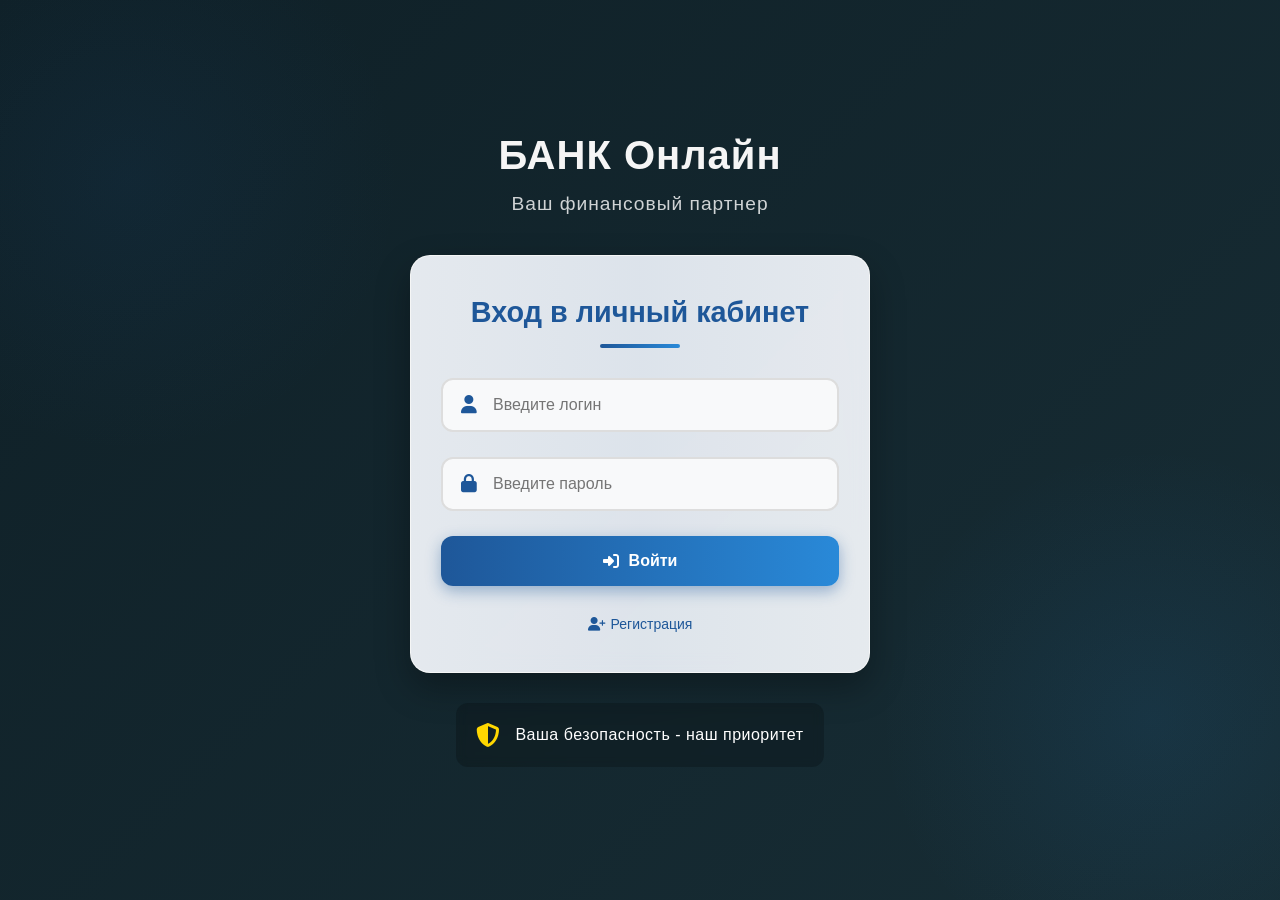
<file: templates_for_project/index.html>
<!DOCTYPE html>
<html lang="ru">
<head>
    <meta charset="UTF-8">
    <meta name="viewport" content="width=device-width, initial-scale=1.0">
    <title>Банк Онлайн | Вход</title>
    <link rel="stylesheet" href="deps/css/style_main.css">
    <link rel="stylesheet" href="https://cdnjs.cloudflare.com/ajax/libs/font-awesome/6.4.0/css/all.min.css">
</head>
<body>
    <div class="full-page-container">
        <div class="background-overlay"></div>
        
        <div class="content-wrapper">
            <div class="logo-section">
                <div class="logo">
                    <h1>БАНК Онлайн</h1>
                </div>
                <p>Ваш финансовый партнер</p>
            </div>
            
            <div class="login-container">
                <div class="login-box">
                    <h2>Вход в личный кабинет</h2>
                    <form>
                        <div class="input-group">
                            <i class="fas fa-user"></i>
                            <input type="text" id="username" name="username" placeholder="Введите логин" required>
                        </div>
                        <div class="input-group">
                            <i class="fas fa-lock"></i>
                            <input type="password" id="password" name="password" placeholder="Введите пароль" required>
                        </div>
                        <button type="submit" class="login-btn">
                            <i class="fas fa-sign-in-alt"></i> Войти
                        </button>
                    </form>
                    <div class="additional-links">
                        <a href="http://127.0.0.1:5500/registr/registration.html"><i class="fas fa-user-plus"></i> Регистрация</a>
                    </div>
                </div>
            </div>
            
            <div class="security-info">
                <i class="fas fa-shield-alt"></i>
                <p>Ваша безопасность - наш приоритет</p>
            </div>
        </div>
    </div>
</body>
</html>
</file>
<file: templates_for_project/deps/css/style_main.css>
* {
    margin: 0;
    padding: 0;
    box-sizing: border-box;
    font-family: 'Segoe UI', Tahoma, Geneva, Verdana, sans-serif;
}

body {
    height: 100vh;
    overflow: hidden;
    position: relative;
}

.full-page-container {
    width: 100%;
    height: 100vh;
    position: relative;
    display: flex;
    flex-direction: column;
    justify-content: center;
    align-items: center;
    background: linear-gradient(135deg, #0f2027, #203a43, #2c5364);
    background-size: 400% 400%;
    animation: gradientBG 15s ease infinite;
}

.background-overlay {
    position: absolute;
    top: 0;
    left: 0;
    width: 100%;
    height: 100%;
    background: 
        radial-gradient(circle at 10% 20%, rgba(30, 87, 153, 0.1) 0%, transparent 20%),
        radial-gradient(circle at 90% 80%, rgba(41, 137, 216, 0.1) 0%, transparent 20%);
    z-index: 0;
}

.content-wrapper {
    position: relative;
    z-index: 1;
    width: 100%;
    max-width: 500px;
    padding: 20px;
    display: flex;
    flex-direction: column;
    align-items: center;
    justify-content: center;
    min-height: 70vh;
}

.logo-section {
    text-align: center;
    margin-bottom: 40px;
    animation: fadeInUp 1s ease-out;
}

.logo {
    display: flex;
    align-items: center;
    justify-content: center;
    gap: 15px;
    margin-bottom: 15px;
}

.logo h1 {
    font-size: 2.5rem;
    font-weight: 700;
    letter-spacing: 1px;
    background-color: whitesmoke;
    -webkit-background-clip: text;
    -webkit-text-fill-color: transparent;
    background-clip: text;
}

.logo-section p {
    color: rgba(255, 255, 255, 0.8);
    font-size: 1.2rem;
    letter-spacing: 1px;
}

.login-container {
    width: 100%;
    animation: fadeIn 1s ease-out 0.3s both;
}

.login-box {
    background: rgba(255, 255, 255, 0.95);
    border-radius: 20px;
    padding: 40px 30px;
    box-shadow: 0 15px 35px rgba(0, 0, 0, 0.3);
    backdrop-filter: blur(10px);
    border: 1px solid rgba(255, 255, 255, 0.2);
    position: relative;
    overflow: hidden;
}

.login-box::before {
    content: '';
    position: absolute;
    top: -50%;
    left: -50%;
    width: 200%;
    height: 200%;
    background: linear-gradient(45deg, transparent, rgba(30, 87, 153, 0.1), transparent);
    transform: rotate(45deg);
    z-index: -1;
    animation: shine 6s infinite;
}

.login-box h2 {
    color: #1e5799;
    margin-bottom: 30px;
    font-size: 1.8rem;
    position: relative;
    text-align: center;
}

.login-box h2::after {
    content: '';
    display: block;
    width: 80px;
    height: 4px;
    background: linear-gradient(to right, #1e5799, #2989d8);
    margin: 15px auto;
    border-radius: 2px;
}

.input-group {
    margin-bottom: 25px;
    position: relative;
    display: flex;
    align-items: center;
}

.input-group i {
    position: absolute;
    left: 20px;
    color: #1e5799;
    font-size: 18px;
    z-index: 1;
}

.input-group input {
    width: 100%;
    padding: 16px 20px 16px 50px;
    border: 2px solid #ddd;
    border-radius: 12px;
    font-size: 16px;
    transition: all 0.3s ease;
    background: #f8f9fa;
    color: #333;
    font-weight: 500;
}

.input-group input:focus {
    border-color: #1e5799;
    box-shadow: 0 0 0 3px rgba(30, 87, 153, 0.2);
    outline: none;
    background: white;
    transform: translateY(-2px);
}

.login-btn {
    width: 100%;
    padding: 16px;
    background: linear-gradient(to right, #1e5799, #2989d8);
    color: white;
    border: none;
    border-radius: 12px;
    font-size: 16px;
    font-weight: 600;
    cursor: pointer;
    transition: all 0.3s ease;
    box-shadow: 0 5px 15px rgba(30, 87, 153, 0.4);
    display: flex;
    align-items: center;
    justify-content: center;
    gap: 10px;
    margin-top: 10px;
}

.login-btn:hover {
    background: linear-gradient(to right, #2989d8, #1e5799);
    transform: translateY(-3px);
    box-shadow: 0 8px 20px rgba(30, 87, 153, 0.5);
}

.additional-links {
    margin-top: 30px;
    display: flex;
    justify-content: center;
    gap: 15px;
}

.additional-links a {
    color: #1e5799;
    text-decoration: none;
    font-size: 14px;
    transition: all 0.3s ease;
    display: flex;
    align-items: center;
    gap: 5px;
}

.additional-links a:hover {
    color: #2989d8;
    text-decoration: underline;
    transform: translateY(-2px);
}

.security-info {
    background: rgba(0, 0, 0, 0.2);
    color: white;
    padding: 20px;
    text-align: center;
    display: flex;
    align-items: center;
    justify-content: center;
    gap: 15px;
    margin-top: 30px;
    border-radius: 12px;
    backdrop-filter: blur(5px);
    animation: fadeIn 1s ease-out 0.6s both;
}

.security-info i {
    color: #ffd700;
    font-size: 24px;
}

.security-info p {
    font-size: 1rem;
    letter-spacing: 0.5px;
}
</file>
<file: templates_for_project/index/style.css>
* {
    margin: 0;
    padding: 0;
    box-sizing: border-box;
    font-family: 'Segoe UI', Tahoma, Geneva, Verdana, sans-serif;
}

body {
    height: 100vh;
    overflow: hidden;
    position: relative;
}

.full-page-container {
    width: 100%;
    height: 100vh;
    position: relative;
    display: flex;
    flex-direction: column;
    justify-content: center;
    align-items: center;
    background: linear-gradient(135deg, #0f2027, #203a43, #2c5364);
    background-size: 400% 400%;
    animation: gradientBG 15s ease infinite;
}

.background-overlay {
    position: absolute;
    top: 0;
    left: 0;
    width: 100%;
    height: 100%;
    background: 
        radial-gradient(circle at 10% 20%, rgba(30, 87, 153, 0.1) 0%, transparent 20%),
        radial-gradient(circle at 90% 80%, rgba(41, 137, 216, 0.1) 0%, transparent 20%);
    z-index: 0;
}

.content-wrapper {
    position: relative;
    z-index: 1;
    width: 100%;
    max-width: 500px;
    padding: 20px;
    display: flex;
    flex-direction: column;
    align-items: center;
    justify-content: center;
    min-height: 70vh;
}

.logo-section {
    text-align: center;
    margin-bottom: 40px;
    animation: fadeInUp 1s ease-out;
}

.logo {
    display: flex;
    align-items: center;
    justify-content: center;
    gap: 15px;
    margin-bottom: 15px;
}

.logo h1 {
    font-size: 2.5rem;
    font-weight: 700;
    letter-spacing: 1px;
    background-color: whitesmoke;
    -webkit-background-clip: text;
    -webkit-text-fill-color: transparent;
    background-clip: text;
}

.logo-section p {
    color: rgba(255, 255, 255, 0.8);
    font-size: 1.2rem;
    letter-spacing: 1px;
}

.login-container {
    width: 100%;
    animation: fadeIn 1s ease-out 0.3s both;
}

.login-box {
    background: rgba(255, 255, 255, 0.95);
    border-radius: 20px;
    padding: 40px 30px;
    box-shadow: 0 15px 35px rgba(0, 0, 0, 0.3);
    backdrop-filter: blur(10px);
    border: 1px solid rgba(255, 255, 255, 0.2);
    position: relative;
    overflow: hidden;
}

.login-box::before {
    content: '';
    position: absolute;
    top: -50%;
    left: -50%;
    width: 200%;
    height: 200%;
    background: linear-gradient(45deg, transparent, rgba(30, 87, 153, 0.1), transparent);
    transform: rotate(45deg);
    z-index: -1;
    animation: shine 6s infinite;
}

.login-box h2 {
    color: #1e5799;
    margin-bottom: 30px;
    font-size: 1.8rem;
    position: relative;
    text-align: center;
}

.login-box h2::after {
    content: '';
    display: block;
    width: 80px;
    height: 4px;
    background: linear-gradient(to right, #1e5799, #2989d8);
    margin: 15px auto;
    border-radius: 2px;
}

.input-group {
    margin-bottom: 25px;
    position: relative;
    display: flex;
    align-items: center;
}

.input-group i {
    position: absolute;
    left: 20px;
    color: #1e5799;
    font-size: 18px;
    z-index: 1;
}

.input-group input {
    width: 100%;
    padding: 16px 20px 16px 50px;
    border: 2px solid #ddd;
    border-radius: 12px;
    font-size: 16px;
    transition: all 0.3s ease;
    background: #f8f9fa;
    color: #333;
    font-weight: 500;
}

.input-group input:focus {
    border-color: #1e5799;
    box-shadow: 0 0 0 3px rgba(30, 87, 153, 0.2);
    outline: none;
    background: white;
    transform: translateY(-2px);
}

.login-btn {
    width: 100%;
    padding: 16px;
    background: linear-gradient(to right, #1e5799, #2989d8);
    color: white;
    border: none;
    border-radius: 12px;
    font-size: 16px;
    font-weight: 600;
    cursor: pointer;
    transition: all 0.3s ease;
    box-shadow: 0 5px 15px rgba(30, 87, 153, 0.4);
    display: flex;
    align-items: center;
    justify-content: center;
    gap: 10px;
    margin-top: 10px;
}

.login-btn:hover {
    background: linear-gradient(to right, #2989d8, #1e5799);
    transform: translateY(-3px);
    box-shadow: 0 8px 20px rgba(30, 87, 153, 0.5);
}

.additional-links {
    margin-top: 30px;
    display: flex;
    justify-content: center;
    gap: 15px;
}

.additional-links a {
    color: #1e5799;
    text-decoration: none;
    font-size: 14px;
    transition: all 0.3s ease;
    display: flex;
    align-items: center;
    gap: 5px;
}

.additional-links a:hover {
    color: #2989d8;
    text-decoration: underline;
    transform: translateY(-2px);
}

.security-info {
    background: rgba(0, 0, 0, 0.2);
    color: white;
    padding: 20px;
    text-align: center;
    display: flex;
    align-items: center;
    justify-content: center;
    gap: 15px;
    margin-top: 30px;
    border-radius: 12px;
    backdrop-filter: blur(5px);
    animation: fadeIn 1s ease-out 0.6s both;
}

.security-info i {
    color: #ffd700;
    font-size: 24px;
}

.security-info p {
    font-size: 1rem;
    letter-spacing: 0.5px;
}
</file>
